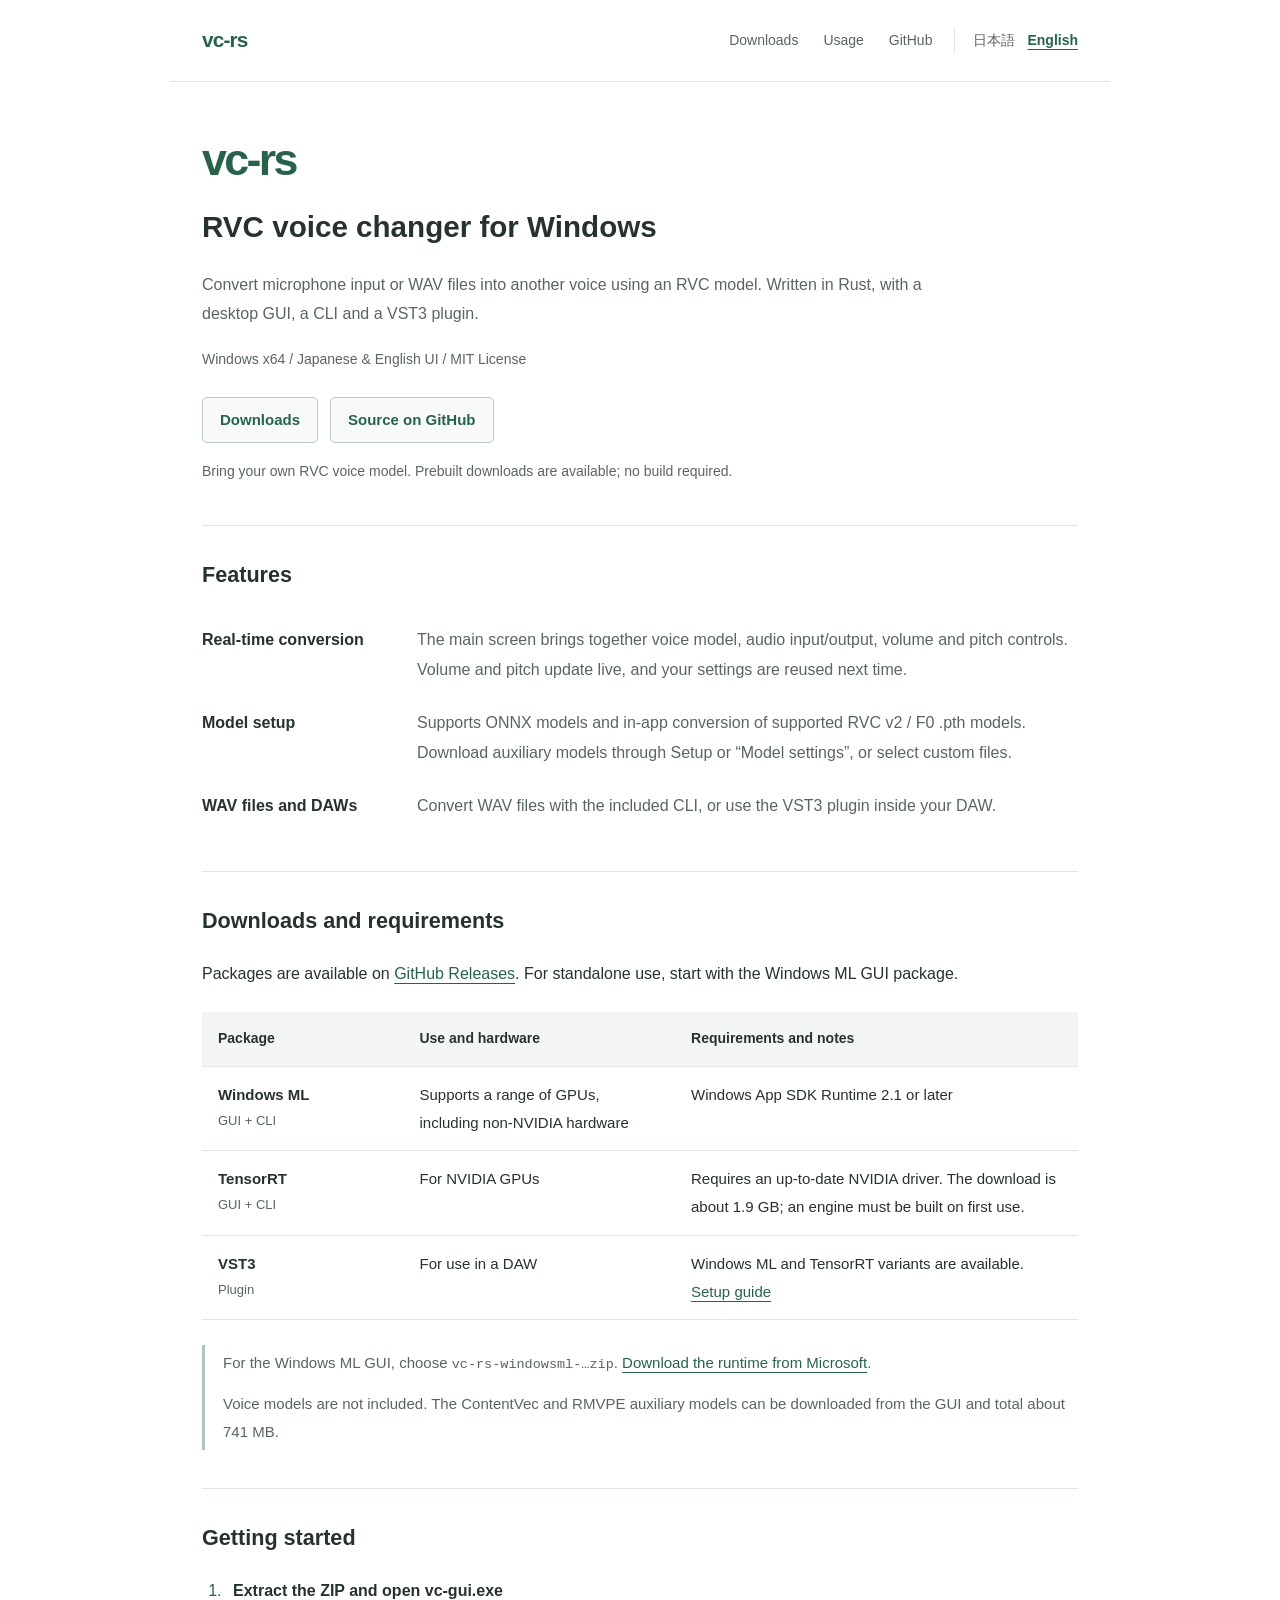
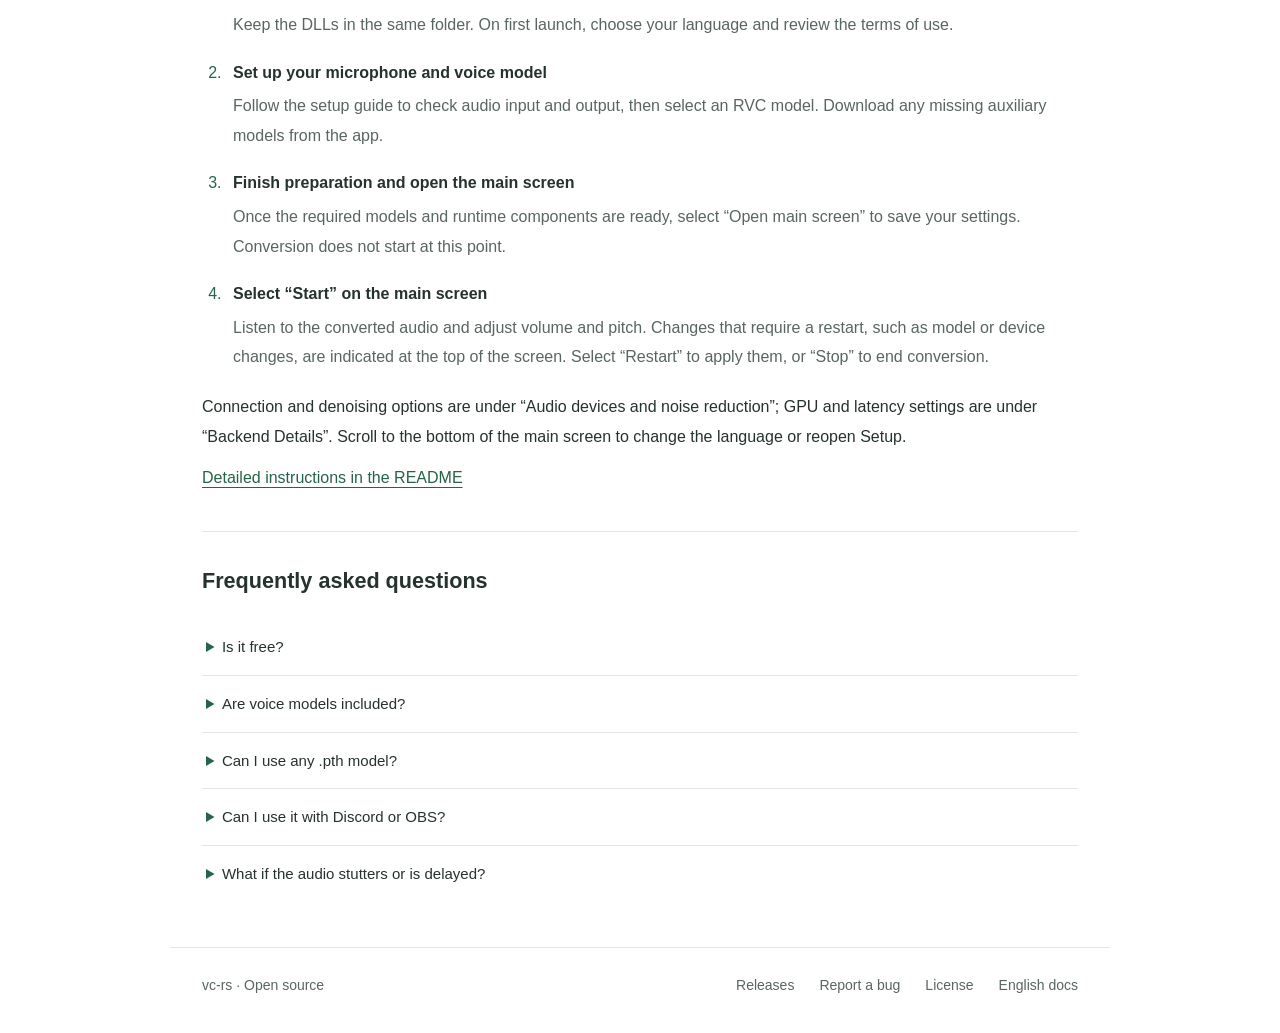
<file: index.html>
<!doctype html>
<html lang="ja">
<head>
  <meta charset="utf-8">
  <meta name="viewport" content="width=device-width, initial-scale=1">
  <meta name="theme-color" content="#ffffff">
  <title>vc-rs — Windows向け RVC音声変換アプリ</title>
  <meta name="description" content="Rust製の無料・オープンソースRVC音声変換アプリ。Windows向けのGUI、CLI、VST3を配布しています。対応環境と使い始め方を紹介します。">
  <link rel="canonical" href="https://shirohata.github.io/vc-rs/">
  <link rel="alternate" hreflang="ja" href="https://shirohata.github.io/vc-rs/">
  <link rel="alternate" hreflang="en" href="https://shirohata.github.io/vc-rs/en.html">
  <script src="./language.js"></script>
  <link rel="stylesheet" href="./style.css">
</head>
<body>
  <a class="skip" href="#main">本文へ移動</a>
  <header class="wrap header">
    <a class="brand" href="./">vc-rs</a>
    <nav aria-label="メインナビゲーション">
      <a href="#download">ダウンロード</a>
      <a href="#start">使い方</a>
      <a href="https://github.com/shirohata/vc-rs">GitHub</a>
    </nav>
    <nav class="languages" aria-label="表示言語">
      <a href="./?lang=ja" lang="ja" hreflang="ja" aria-current="page">日本語</a>
      <a href="./en.html?lang=en" lang="en" hreflang="en">English</a>
    </nav>
  </header>
  <main id="main" class="wrap">
    <section class="intro">
      <p class="project-name">vc-rs</p>
      <h1>Windows向け RVC音声変換アプリ</h1>
      <p class="lead">マイク入力やWAVファイルを、RVCモデルで別の声に変換するアプリです。Rustで実装しており、GUI・CLI・VST3プラグインを配布しています。</p>
      <p class="meta">Windows x64 / 日本語・英語UI / MIT License</p>
      <div class="actions">
        <a class="button" href="https://github.com/shirohata/vc-rs/releases/latest">ダウンロード</a>
        <a class="button" href="https://github.com/shirohata/vc-rs">GitHubでソースを見る</a>
      </div>
      <p class="note">声のRVCモデルは別途必要です。ソースからビルドせずに使えます。</p>
    </section>
    <section class="section" id="features">
      <h2>できること</h2>
      <dl class="features">
        <div><dt>リアルタイム音声変換</dt><dd>通常画面で声のモデル・入出力・音量・ピッチをまとめて操作できます。音量とピッチは即時反映され、設定は次回起動時も使えます。</dd></div>
        <div><dt>モデルの準備</dt><dd>ONNX形式に対応。対応するRVC v2 / F0の.pthモデルはアプリ内で変換できます。補助モデルはセットアップや「モデル関連の設定」から取得でき、カスタムファイルも指定できます。</dd></div>
        <div><dt>WAV変換・DAWでの利用</dt><dd>同梱のCLIでWAVファイルを変換できます。DAW向けにはVST3版を用意しています。</dd></div>
      </dl>
    </section>
    <section class="section" id="download">
      <h2>ダウンロードと対応環境</h2>
      <p>配布先は<a href="https://github.com/shirohata/vc-rs/releases/latest">GitHub Releases</a>です。単体で使う場合は、まずWindows MLのGUI版を選んでください。</p>
      <div class="table-scroll" role="region" aria-label="配布パッケージの比較" tabindex="0">
        <table>
          <thead><tr><th scope="col">パッケージ</th><th scope="col">用途・環境</th><th scope="col">必要なもの・注意点</th></tr></thead>
          <tbody>
            <tr><th scope="row">Windows ML<small>GUI + CLI</small></th><td>NVIDIA以外を含む幅広いGPU向け</td><td>Windows App SDK Runtime 2.1以上</td></tr>
            <tr><th scope="row">TensorRT<small>GUI + CLI</small></th><td>NVIDIA GPU向け</td><td>最新のNVIDIAドライバ。配布は約1.9GBで、初回にエンジン構築が必要です。</td></tr>
            <tr><th scope="row">VST3<small>プラグイン</small></th><td>DAWで使う場合</td><td>Windows ML版・TensorRT版があります。<a href="https://github.com/shirohata/vc-rs/blob/main/crates/vc-vst3/README.md">導入ガイド</a></td></tr>
          </tbody>
        </table>
      </div>
      <aside class="notice"><p>GUIのWindows ML版は <code>vc-rs-windowsml-…zip</code> を選んでください。<a href="https://learn.microsoft.com/windows/apps/windows-app-sdk/downloads">ランタイムはこちら</a>から入手できます。</p><p>声のモデルは同梱していません。ContentVec・RMVPEの補助モデルはGUIから取得でき、合計約741MBです。</p></aside>
    </section>
    <section class="section" id="start">
      <h2>使い始め方</h2>
      <ol class="steps">
        <li><strong>ZIPを展開し、vc-gui.exeを開く</strong><p>DLLは同じフォルダに置いたままにしてください。初回は表示言語を選び、利用条件を確認します。</p></li>
        <li><strong>マイクと声のモデルを設定する</strong><p>セットアップの案内に沿って入出力を確認し、RVCモデルを選びます。不足する補助モデルはアプリから取得できます。</p></li>
        <li><strong>準備を完了し、通常画面を開く</strong><p>必要なモデルや処理部品の準備ができたら、「通常画面へ」で設定を保存します。この時点では音声変換は始まりません。</p></li>
        <li><strong>通常画面の「開始」で変換する</strong><p>変換音を聴きながら音量・ピッチを調整します。モデルやデバイスなど、再起動が必要な変更は画面上部に表示されます。「再起動」で反映し、「停止」で変換を終了します。</p></li>
      </ol>
      <p>接続方式やノイズ低減は「音声デバイス・ノイズ低減」、GPUや遅延の調整は「バックエンド詳細」にあります。言語の切り替えとセットアップの再開は、通常画面を下までスクロールすると表示されます。</p>
      <p><a href="https://github.com/shirohata/vc-rs#使い方gui-版">READMEの詳しい使い方</a></p>
    </section>
<section class="section faq"><div><h2>よくある質問</h2></div><div><details><summary>無料で使えますか？</summary><p>vc-rs本体はMITライセンスの無料・オープンソースソフトウェアです。声のモデルや補助モデルには、それぞれの利用条件が適用されます。</p></details><details><summary>声のモデルは付属していますか？</summary><p>付属していません。利用条件を確認したRVC音声モデルをご用意ください。ContentVec・RMVPEの補助モデルはアプリから取得できます。</p></details><details><summary>すべての.pthモデルを使えますか？</summary><p>内蔵コンバータはRVC v2 / F0モデルに対応しています。v1などは事前のONNX変換が必要です。詳しくは<a href="https://github.com/shirohata/vc-rs#必要なもの">対応モデルの説明</a>をご確認ください。</p></details><details><summary>DiscordやOBSでも使えますか？</summary><p>仮想オーディオデバイスを経由して変換音を渡せます。vc-rsの出力を仮想デバイスの再生側に設定し、DiscordのマイクやOBSの音声入力には対応する録音側を選びます。ドライバの導入と接続先アプリの設定は手動です。</p></details><details><summary>音が途切れたり、遅れたりするときは？</summary><p>通常画面の「バックエンド詳細」でチャンクサイズを調整できます。まずは安定して動く設定を見つけ、その後に小さくして遅延を調整し、「再起動」で反映します。結果はGPUやモデル、設定で変わります。<a href="https://github.com/shirohata/vc-rs#リアルタイム設定の調整">設定ガイドをご覧ください。</a></p></details></div></section>

  </main>
  <footer class="wrap footer">
    <span>vc-rs · Open source</span>
    <nav aria-label="関連リンク">
      <a href="https://github.com/shirohata/vc-rs/releases">更新履歴</a>
      <a href="https://github.com/shirohata/vc-rs/issues">不具合報告</a>
      <a href="https://github.com/shirohata/vc-rs/blob/main/LICENSE">ライセンス</a>
      <a href="https://github.com/shirohata/vc-rs/blob/main/README.en.md" lang="en">English docs</a>
    </nav>
  </footer>
</body>
</html>
</file>
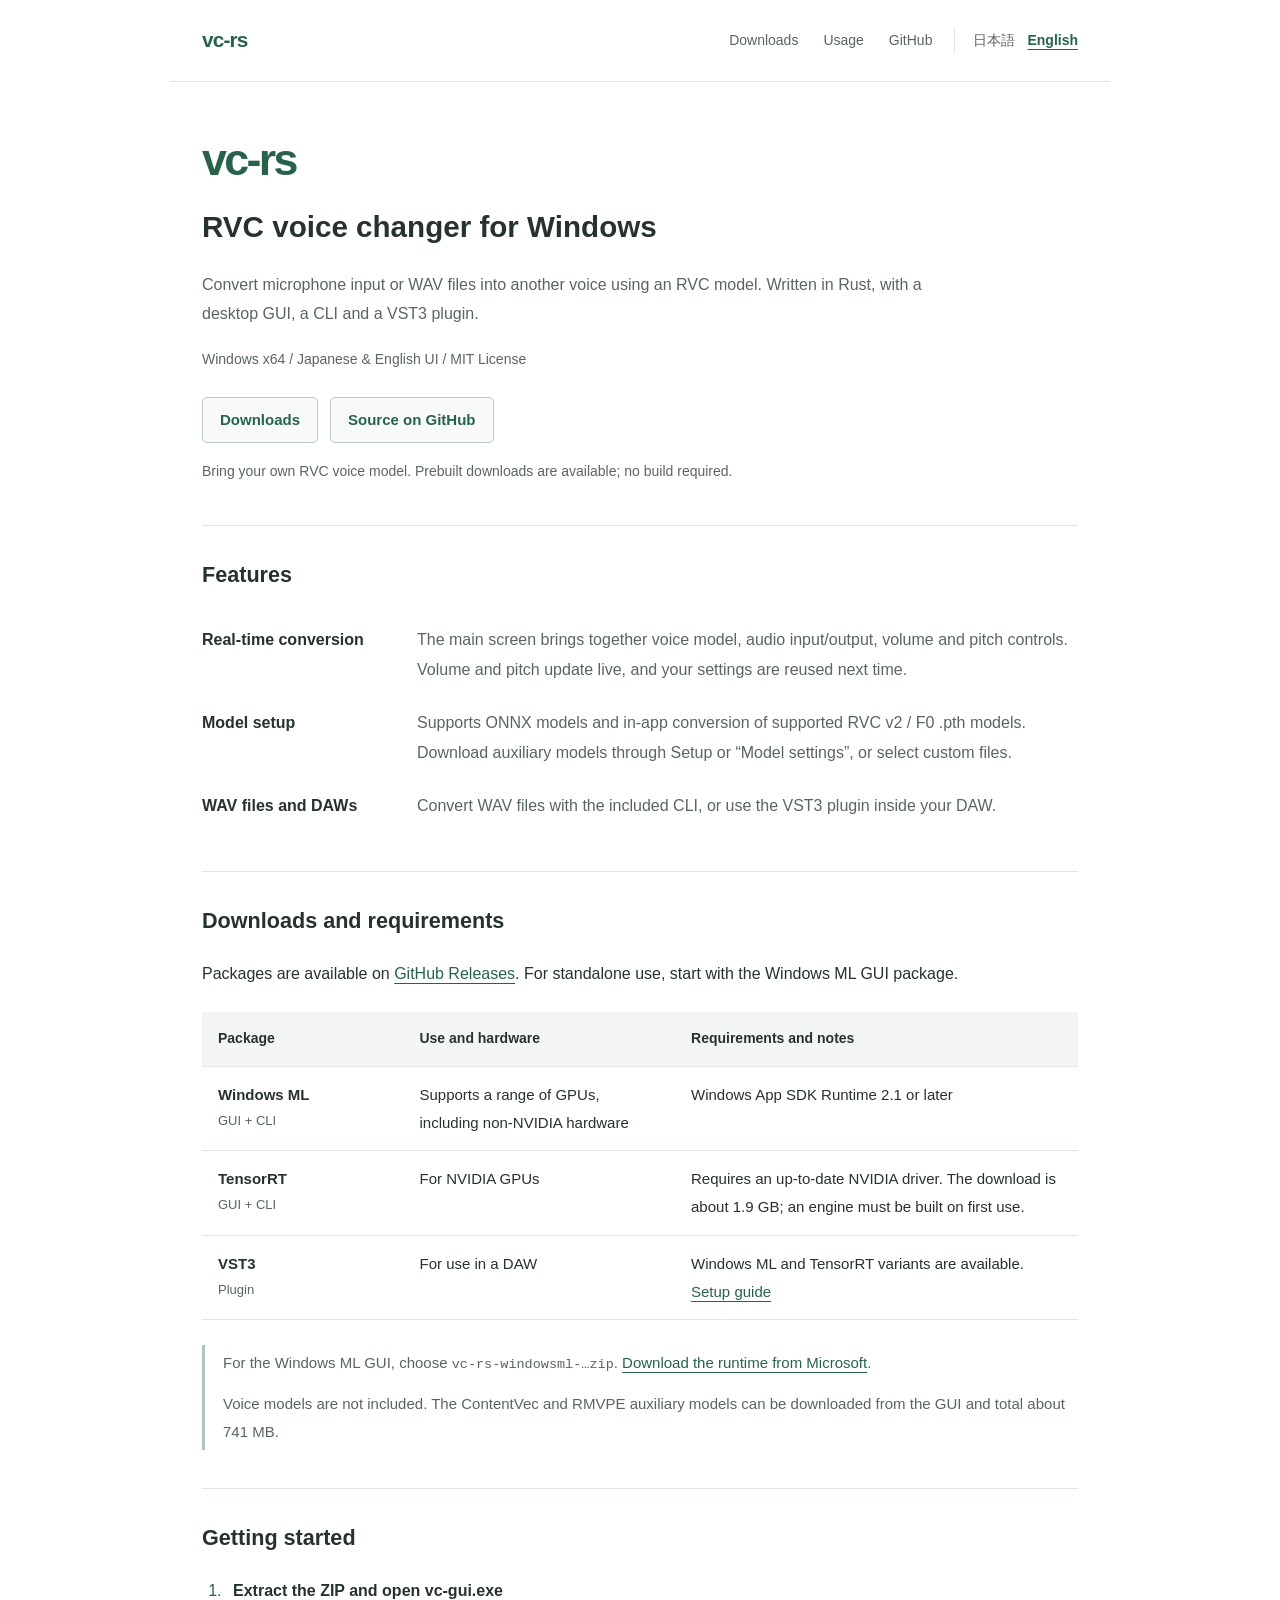
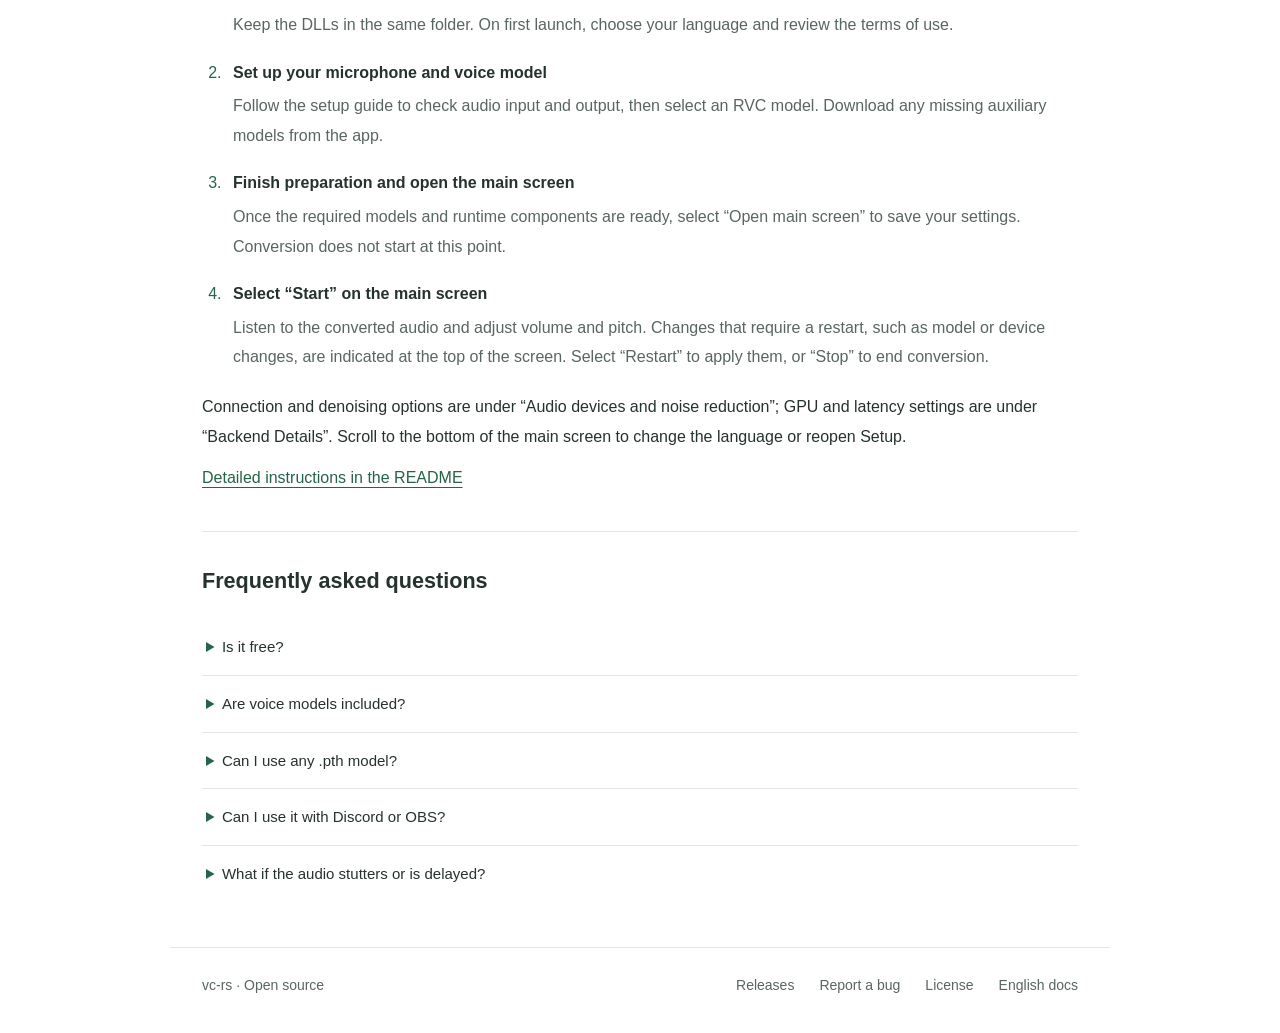
<file: en.html>
<!doctype html>
<html lang="en">
<head>
  <meta charset="utf-8">
  <meta name="viewport" content="width=device-width, initial-scale=1">
  <meta name="theme-color" content="#ffffff">
  <title>vc-rs — RVC voice changer for Windows</title>
  <meta name="description" content="A free, open-source RVC voice changer written in Rust. GUI, CLI and VST3 packages for Windows, with setup instructions and system requirements.">
  <link rel="canonical" href="https://shirohata.github.io/vc-rs/en.html">
  <link rel="alternate" hreflang="ja" href="https://shirohata.github.io/vc-rs/">
  <link rel="alternate" hreflang="en" href="https://shirohata.github.io/vc-rs/en.html">
  <script src="./language.js"></script>
  <link rel="stylesheet" href="./style.css">
</head>
<body>
  <a class="skip" href="#main">Skip to content</a>
  <header class="wrap header">
    <a class="brand" href="./">vc-rs</a>
    <nav aria-label="Main navigation">
      <a href="#download">Downloads</a>
      <a href="#start">Usage</a>
      <a href="https://github.com/shirohata/vc-rs">GitHub</a>
    </nav>
    <nav class="languages" aria-label="Language">
      <a href="./?lang=ja" lang="ja" hreflang="ja">日本語</a>
      <a href="./en.html?lang=en" lang="en" hreflang="en" aria-current="page">English</a>
    </nav>
  </header>
  <main id="main" class="wrap">
    <section class="intro">
      <p class="project-name">vc-rs</p>
      <h1>RVC voice changer for Windows</h1>
      <p class="lead">Convert microphone input or WAV files into another voice using an RVC model. Written in Rust, with a desktop GUI, a CLI and a VST3 plugin.</p>
      <p class="meta">Windows x64 / Japanese & English UI / MIT License</p>
      <div class="actions">
        <a class="button" href="https://github.com/shirohata/vc-rs/releases/latest">Downloads</a>
        <a class="button" href="https://github.com/shirohata/vc-rs">Source on GitHub</a>
      </div>
      <p class="note">Bring your own RVC voice model. Prebuilt downloads are available; no build required.</p>
    </section>
    <section class="section" id="features">
      <h2>Features</h2>
      <dl class="features">
        <div><dt>Real-time conversion</dt><dd>The main screen brings together voice model, audio input/output, volume and pitch controls. Volume and pitch update live, and your settings are reused next time.</dd></div>
        <div><dt>Model setup</dt><dd>Supports ONNX models and in-app conversion of supported RVC v2 / F0 .pth models. Download auxiliary models through Setup or “Model settings”, or select custom files.</dd></div>
        <div><dt>WAV files and DAWs</dt><dd>Convert WAV files with the included CLI, or use the VST3 plugin inside your DAW.</dd></div>
      </dl>
    </section>
    <section class="section" id="download">
      <h2>Downloads and requirements</h2>
      <p>Packages are available on <a href="https://github.com/shirohata/vc-rs/releases/latest">GitHub Releases</a>. For standalone use, start with the Windows ML GUI package.</p>
      <div class="table-scroll" role="region" aria-label="Package comparison" tabindex="0">
        <table>
          <thead><tr><th scope="col">Package</th><th scope="col">Use and hardware</th><th scope="col">Requirements and notes</th></tr></thead>
          <tbody>
            <tr><th scope="row">Windows ML<small>GUI + CLI</small></th><td>Supports a range of GPUs, including non-NVIDIA hardware</td><td>Windows App SDK Runtime 2.1 or later</td></tr>
            <tr><th scope="row">TensorRT<small>GUI + CLI</small></th><td>For NVIDIA GPUs</td><td>Requires an up-to-date NVIDIA driver. The download is about 1.9 GB; an engine must be built on first use.</td></tr>
            <tr><th scope="row">VST3<small>Plugin</small></th><td>For use in a DAW</td><td>Windows ML and TensorRT variants are available. <a href="https://github.com/shirohata/vc-rs/blob/main/crates/vc-vst3/README.md">Setup guide</a></td></tr>
          </tbody>
        </table>
      </div>
      <aside class="notice"><p>For the Windows ML GUI, choose <code>vc-rs-windowsml-…zip</code>. <a href="https://learn.microsoft.com/windows/apps/windows-app-sdk/downloads">Download the runtime from Microsoft</a>.</p><p>Voice models are not included. The ContentVec and RMVPE auxiliary models can be downloaded from the GUI and total about 741 MB.</p></aside>
    </section>
    <section class="section" id="start">
      <h2>Getting started</h2>
      <ol class="steps">
        <li><strong>Extract the ZIP and open vc-gui.exe</strong><p>Keep the DLLs in the same folder. On first launch, choose your language and review the terms of use.</p></li>
        <li><strong>Set up your microphone and voice model</strong><p>Follow the setup guide to check audio input and output, then select an RVC model. Download any missing auxiliary models from the app.</p></li>
        <li><strong>Finish preparation and open the main screen</strong><p>Once the required models and runtime components are ready, select “Open main screen” to save your settings. Conversion does not start at this point.</p></li>
        <li><strong>Select “Start” on the main screen</strong><p>Listen to the converted audio and adjust volume and pitch. Changes that require a restart, such as model or device changes, are indicated at the top of the screen. Select “Restart” to apply them, or “Stop” to end conversion.</p></li>
      </ol>
      <p>Connection and denoising options are under “Audio devices and noise reduction”; GPU and latency settings are under “Backend Details”. Scroll to the bottom of the main screen to change the language or reopen Setup.</p>
      <p><a href="https://github.com/shirohata/vc-rs/blob/main/README.en.md">Detailed instructions in the README</a></p>
    </section>
<section class="section faq"><div><h2>Frequently asked questions</h2></div><div><details><summary>Is it free?</summary><p>vc-rs is free, open-source software under the MIT License. Voice models and auxiliary models have their own terms of use.</p></details><details><summary>Are voice models included?</summary><p>No. Bring your own RVC voice model and check its terms of use. ContentVec and RMVPE auxiliary models can be downloaded from the app.</p></details><details><summary>Can I use any .pth model?</summary><p>The built-in converter supports RVC v2 / F0 models. Other models, such as v1, need to be converted to ONNX beforehand. See <a href="https://github.com/shirohata/vc-rs/blob/main/README.en.md">model requirements</a>.</p></details><details><summary>Can I use it with Discord or OBS?</summary><p>Route converted audio through a virtual audio device. Set the vc-rs output to its playback endpoint, then select the paired recording endpoint as the microphone in Discord or the audio input in OBS. Driver installation and configuration of the receiving app are manual.</p></details><details><summary>What if the audio stutters or is delayed?</summary><p>Adjust chunk size under “Backend Details” on the main screen. Start with stable settings, then reduce the chunk size to lower latency and select “Restart” to apply the change. Results depend on your GPU, model and configuration. <a href="https://github.com/shirohata/vc-rs/blob/main/README.en.md">Read the tuning guide.</a></p></details></div></section>

  </main>
  <footer class="wrap footer">
    <span>vc-rs · Open source</span>
    <nav aria-label="Project links">
      <a href="https://github.com/shirohata/vc-rs/releases">Releases</a>
      <a href="https://github.com/shirohata/vc-rs/issues">Report a bug</a>
      <a href="https://github.com/shirohata/vc-rs/blob/main/LICENSE">License</a>
      <a href="https://github.com/shirohata/vc-rs/blob/main/README.en.md" lang="en">English docs</a>
    </nav>
  </footer>
</body>
</html>
</file>
<file: style.css>
@charset "UTF-8";
:root {
  color-scheme: light;
  font-family: "Segoe UI", "Noto Sans JP", "Yu Gothic UI", Meiryo, sans-serif;
  color: #26322e;
  background: #fff;
  font-synthesis: none;
  --accent: #276349;
  --muted: #59665f;
  --line: #e0e7e2;
}
* { box-sizing: border-box; }
body { margin: 0; font-size: 16px; line-height: 1.85; }
html { scroll-padding-top: 24px; }
a { color: var(--accent); text-underline-offset: 4px; }
a:hover { text-decoration-thickness: 2px; }
a:focus-visible, summary:focus-visible, [tabindex]:focus-visible { outline: 3px solid #377ec1; outline-offset: 4px; }
h1, h2, h3, p { margin: 0; }
h1, h2 { line-height: 1.55; }
h1 { font-size: clamp(1.4rem, 3.5vw, 1.85rem); font-weight: 650; }
h2 { font-size: 1.35rem; font-weight: 650; margin-bottom: 22px; }
p + p { margin-top: 12px; }
.wrap { max-width: 940px; margin-inline: auto; padding-inline: 32px; }
.header { display: flex; align-items: center; justify-content: space-between; gap: 24px; min-height: 82px; border-bottom: 1px solid var(--line); }
.brand { font-size: 1.3rem; font-weight: 750; text-decoration: none; letter-spacing: -.04em; }
nav { display: flex; flex-wrap: wrap; gap: 12px 25px; font-size: .875rem; }
nav a { color: var(--muted); text-decoration: none; }
nav a:hover { color: var(--accent); text-decoration: underline; }
.intro { padding-block: 50px 40px; max-width: 750px; }
.project-name { color: var(--accent); font-size: 2.8rem; font-weight: 750; letter-spacing: -.06em; line-height: 1.25; margin-bottom: 16px; }
.lead { margin-top: 20px; color: var(--muted); }
.meta { font-size: .875rem; color: var(--muted); margin-top: 18px; }
.actions { display: flex; flex-wrap: wrap; gap: 12px; margin-top: 24px; }
.button { display: inline-block; border: 1px solid #b9cbbf; color: var(--accent); background: #f7faf8; border-radius: 5px; padding: 8px 17px; text-decoration: none; font-size: .9375rem; font-weight: 600; }
.button:hover { background: #eaf1ec; }
.note { font-size: .875rem; color: var(--muted); margin-top: 16px; }
.section { border-top: 1px solid var(--line); padding-block: 32px 38px; }
.features { margin: 0; }
.features > div { display: grid; grid-template-columns: 190px 1fr; gap: 25px; padding-block: 12px; }
dt { font-weight: 600; }
dd { margin: 0; color: var(--muted); }
.table-scroll { overflow-x: auto; margin-top: 23px; }
table { border-collapse: collapse; width: 100%; min-width: 600px; text-align: left; font-size: .9375rem; }
th, td { padding: 14px 16px; vertical-align: top; border-bottom: 1px solid var(--line); }
thead { background: #f3f6f4; }
thead th { font-weight: 600; font-size: .875rem; }
tbody th { width: 23%; font-weight: 600; }
td:nth-child(2) { width: 31%; }
small { display: block; font-size: .8125rem; color: var(--muted); font-weight: 400; }
.notice { border-left: 3px solid #afc6b7; padding: 4px 0 4px 18px; margin-top: 25px; font-size: .9375rem; color: var(--muted); }
code { font-family: Consolas, monospace; font-size: .9em; overflow-wrap: anywhere; }
.steps { padding-left: 24px; margin: 0 0 20px; }
.steps li { padding-left: 7px; margin-bottom: 18px; }
.steps li::marker { color: var(--accent); }
.steps strong { font-weight: 600; }
.steps p { color: var(--muted); margin-top: 4px; }
.faq { padding-bottom: 45px; }
details { border-bottom: 1px solid var(--line); }
details:last-child { border-bottom: 0; }
summary { cursor: pointer; padding: 14px 4px; font-size: .9375rem; }
summary::marker { color: var(--accent); }
details p { color: var(--muted); padding: 0 4px 18px 21px; font-size: .9375rem; }
.footer { border-top: 1px solid var(--line); display: flex; justify-content: space-between; align-items: baseline; flex-wrap: wrap; gap: 18px; padding-block: 25px 35px; color: var(--muted); font-size: .875rem; }
.skip { position: absolute; top: -100px; left: 15px; background: white; padding: 10px; }
.skip:focus { top: 10px; }
@media (max-width: 650px) {
  .wrap { padding-inline: 22px; }
  .header { min-height: 75px; gap: 15px; }
  nav { gap: 10px 16px; }
  .intro { padding-block: 32px; }
  .project-name { font-size: 2.4rem; }
  .features > div { grid-template-columns: 1fr; gap: 4px; }
  .section { padding-block: 27px 32px; }
  .footer { flex-direction: column; }
}
@media (max-width: 360px) {
  .header { align-items: flex-start; flex-direction: column; padding-block: 16px; gap: 10px; }
}

/* Keep the language choice visible without giving it more weight than navigation. */
.header { flex-wrap: wrap; column-gap: 22px; row-gap: 10px; padding-block: 18px; }
.header > nav:first-of-type { margin-left: auto; }
.languages { gap: 12px; border-left: 1px solid var(--line); padding-left: 18px; }
.languages a[aria-current="page"] { color: var(--accent); font-weight: 650; text-decoration: underline; }
@media (max-width: 650px) {
  .languages { flex-basis: 100%; justify-content: flex-end; border-left: 0; padding-left: 0; }
}
@media (max-width: 360px) {
  .header { flex-direction: row; align-items: center; }
  .header > nav:first-of-type { margin-left: 0; }
}
</file>
